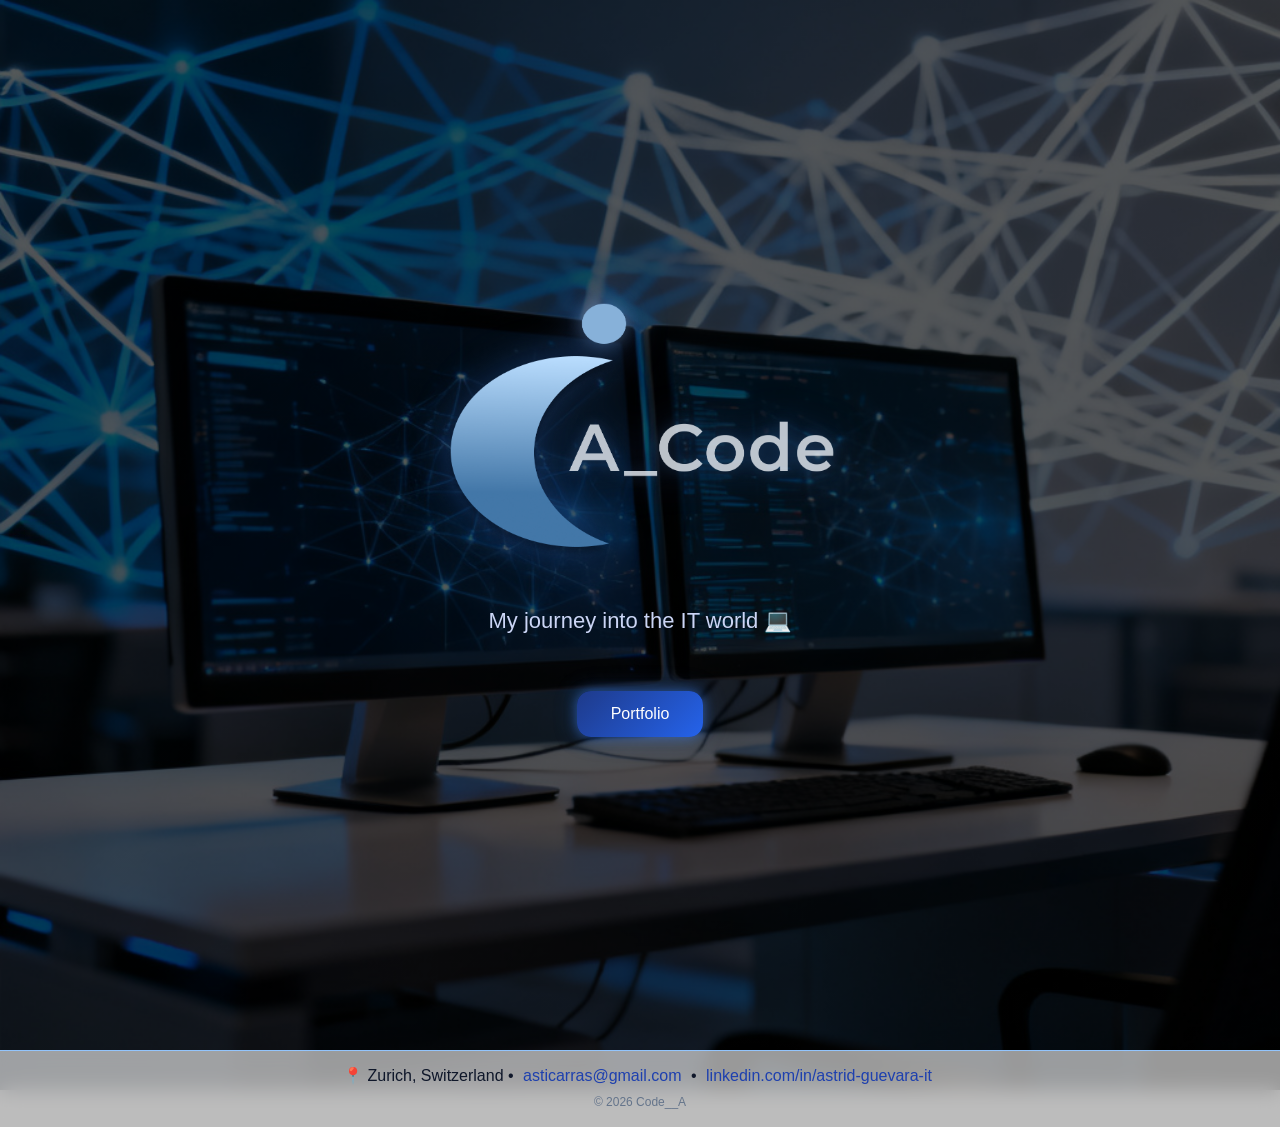
<file: index.html>
<!DOCTYPE html>
<html lang="en">
<head>
  <meta charset="UTF-8">
  <meta name="viewport" content="width=device-width, initial-scale=1.0">
  <title>Code__A</title>

  <link rel="stylesheet" href="CSS/style.css">
</head>

<body class="landing-page">

<main>

<header id="home">
  <img src="img/Logo.png" alt="Code_A Logo" class="main-logo">

  <p class="subtitle">
    My journey into the IT world 💻
  </p>

  <a href="Home.html" class="enter-btn">
    Portfolio
  </a>
</header>

</main>

<footer class="footer">
  📍 Zurich, Switzerland •

  <a href="mailto:asticarras@gmail.com">
    asticarras@gmail.com
  </a> •

  <a href="https://www.linkedin.com/in/astrid-guevara-it" target="_blank">
    linkedin.com/in/astrid-guevara-it
  </a>

  <p class="copyright">© 2026 Code__A</p>
</footer>

</body>
</html>
</file>
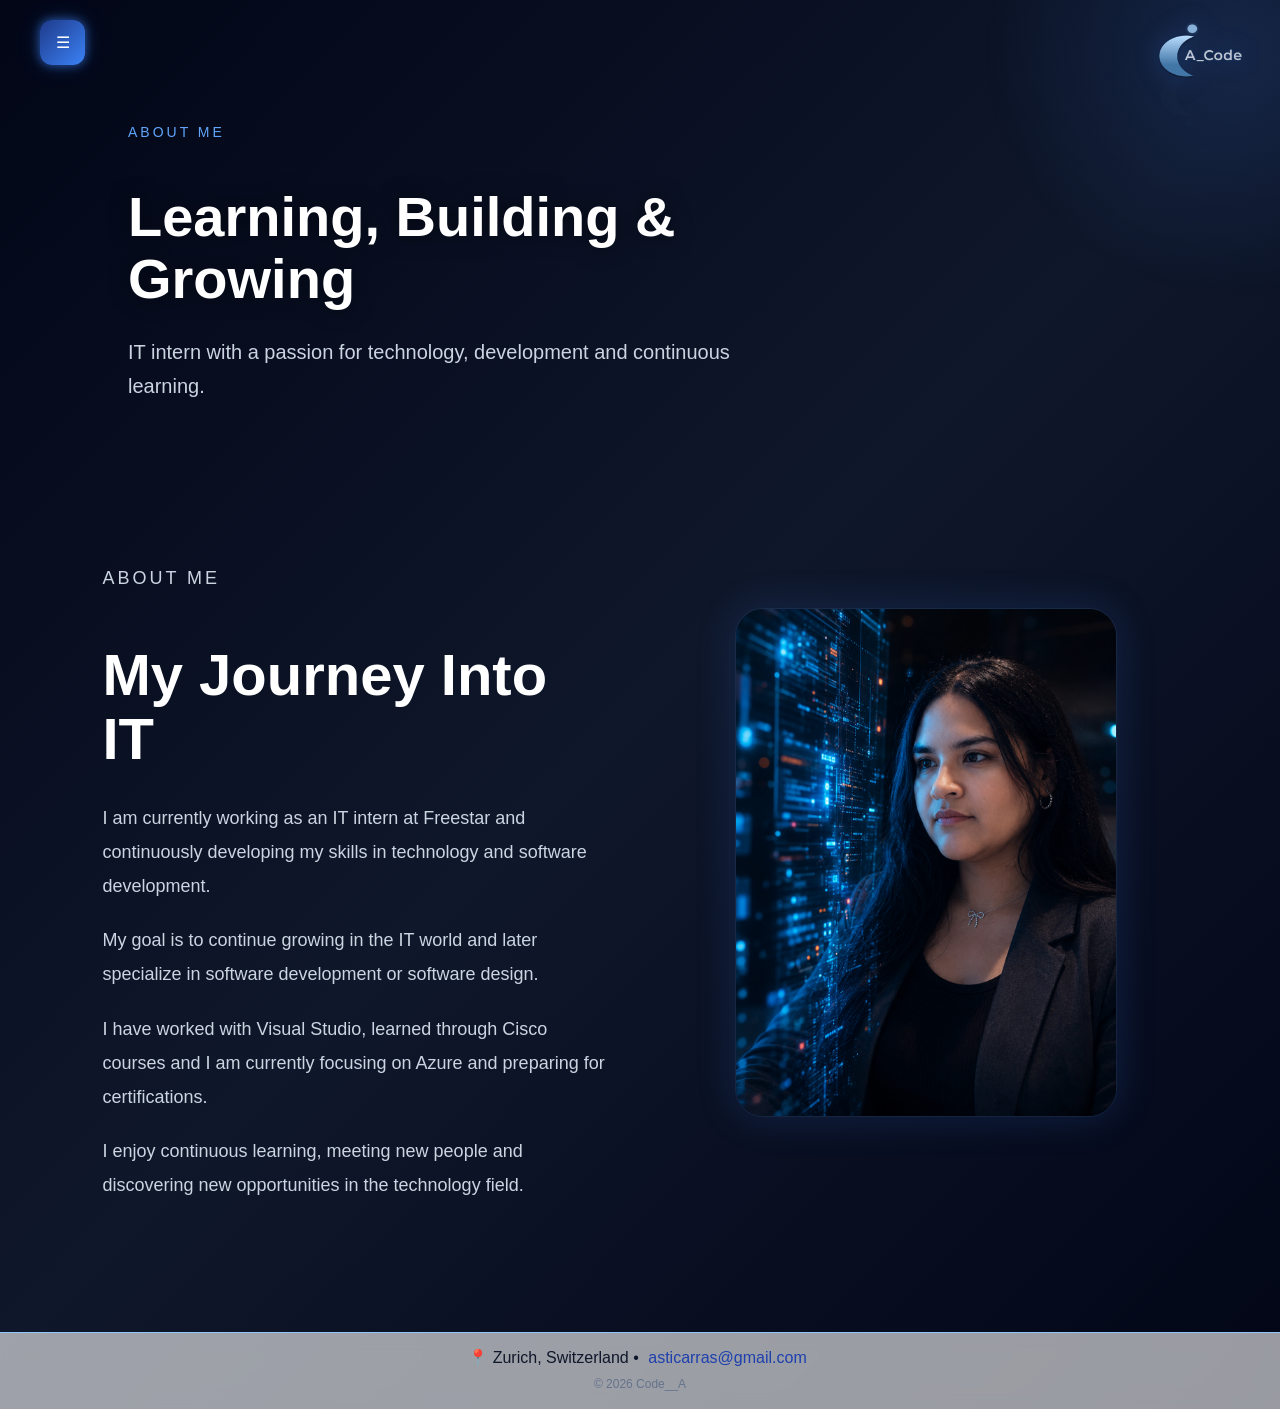
<file: about.html>
<!DOCTYPE html>
<html lang="en">
<head>
  <meta charset="UTF-8">
  <meta name="viewport" content="width=device-width, initial-scale=1.0">
  <title>About - Code__A</title>

  <link rel="stylesheet" href="CSS/style.css">
</head>

<body class="about-page">
  <a href="index.html" class="logo-link">
  <img src="img/Logo2.png" alt="Code__A Logo" class="corner-logo">
</a>
<!-- MENU ICON -->
<div class="menu-icon">☰</div>

<!-- MENU -->
<nav id="menu">
  <a href="Home.html">Home</a>
  <a href="about.html">About me</a>
  <a href="projects.html">Projects</a>
  <a href="skills.html">Skills</a>
  <a href="contact.html">Contact</a>
</nav>

<main>

<!-- HERO -->
<section class="home-hero">
  <div class="hero-content">

    <p class="small-title">
      ABOUT ME
    </p>

    <h1 class="hero-title">
      Learning, Building & Growing
    </h1>

    <p class="hero-text">
      IT intern with a passion for technology, development and continuous learning.
    </p>

  </div>
</section>


<!-- ABOUT SECTION -->
<section class="about-section">

  <!-- TEXT -->
  <div class="about-text">

    <p class="small-title">
      ABOUT ME
    </p>

    <h1 class="about-title">
      My Journey Into IT
    </h1>

    <p>
      I am currently working as an IT intern at Freestar and continuously developing my skills in technology and software development.
    </p>

    <p>
      My goal is to continue growing in the IT world and later specialize in software development or software design.
    </p>

    <p>
      I have worked with Visual Studio, learned through Cisco courses and I am currently focusing on Azure and preparing for certifications.
    </p>

    <p>
      I enjoy continuous learning, meeting new people and discovering new opportunities in the technology field.
    </p>

  </div>

  <!-- IMAGE -->
  <div class="about-image">

    <img src="img/me_6.png" alt="About Me">

  </div>

</section>

</main>

<footer class="footer">
  📍 Zurich, Switzerland •

  <a href="mailto:asticarras@gmail.com">
    asticarras@gmail.com
  </a>

  <p class="copyright">© 2026 Code__A</p>
</footer>

<script>
document.addEventListener("DOMContentLoaded", function() {
  const icon = document.querySelector(".menu-icon");
  const menu = document.getElementById("menu");
  const links = document.querySelectorAll("#menu a");

  icon.addEventListener("click", function() {
    menu.classList.toggle("active");
  });

  links.forEach(link => {
    link.addEventListener("click", function() {
      menu.classList.remove("active");
    });
  });
});
</script>

</body>

</html>
</file>
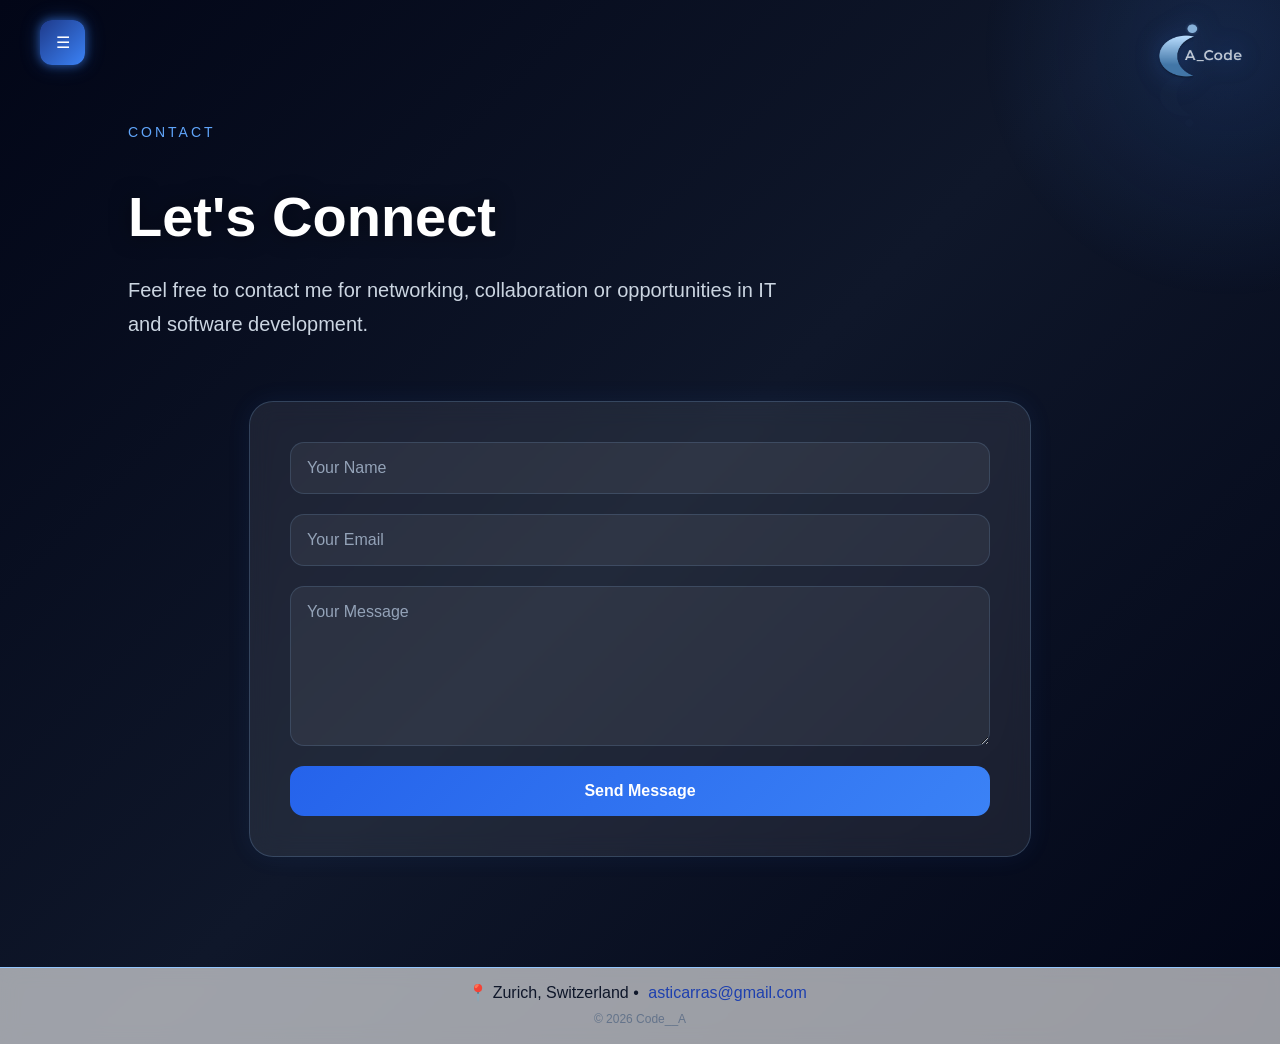
<file: contact.html>
<!DOCTYPE html>
<html lang="en">
<head>
  <meta charset="UTF-8">
  <meta name="viewport" content="width=device-width, initial-scale=1.0">

  <title>Contact - Code__A</title>

  <link rel="stylesheet" href="CSS/style.css">
</head>

<body class="contact-page">

<!-- LOGO -->
<a href="index.html" class="logo-link">
  <img src="img/Logo2.png" alt="Code__A Logo" class="corner-logo">
</a>

<!-- MENU ICON -->
<div class="menu-icon">☰</div>

<!-- MENU -->
<nav id="menu">
  <a href="Home.html">Home</a>
  <a href="about.html">About me</a>
  <a href="projects.html">Projects</a>
  <a href="skills.html">Skills</a>
  <a href="contact.html">Contact</a>
</nav>

<main>

<!-- HERO -->
<section class="home-hero">
  <div class="hero-content">

    <p class="small-title">
      CONTACT
    </p>

    <h1 class="hero-title">
      Let's Connect
    </h1>

    <p class="hero-text">
      Feel free to contact me for networking, collaboration or opportunities in IT and software development.
    </p>

  </div>
</section>

<!-- CONTACT FORM -->
<section class="contact-wrapper">

  <form
    action="https://formspree.io/f/mvzloazg"
    method="POST"
    data-netlify="false"
    class="contact-form"
  >

    <input
      type="text"
      name="name"
      placeholder="Your Name"
      required
    >

    <input
      type="email"
      name="email"
      placeholder="Your Email"
      required
    >

    <textarea
      name="message"
      placeholder="Your Message"
      rows="7"
      required
    ></textarea>

    <button type="submit">
      Send Message
    </button>

  </form>
<div id="success-popup">
  <div class="popup-box">

    <h2>Message Sent</h2>

    <p>
      Your message has been sent successfully.
    </p>

    <button type="button" id="close-popup">
      Close
    </button>

  </div>
</div>
</section>

</main>

<footer class="footer">
  📍 Zurich, Switzerland •

  <a href="mailto:asticarras@gmail.com">
    asticarras@gmail.com
  </a>

  <p class="copyright">© 2026 Code__A</p>
</footer>

<script>
document.addEventListener("DOMContentLoaded", function() {

  const icon = document.querySelector(".menu-icon");
  const menu = document.getElementById("menu");
  const links = document.querySelectorAll("#menu a");

  icon.addEventListener("click", function() {
    menu.classList.toggle("active");
  });

  links.forEach(link => {
    link.addEventListener("click", function() {
      menu.classList.remove("active");
    });
  });

  // CONTACT FORM
  const form = document.querySelector(".contact-form");
  const popup = document.getElementById("success-popup");
const closePopup = document.getElementById("close-popup");

  form.addEventListener("submit", async function(e) {
    e.preventDefault();

    const data = new FormData(form);

    const response = await fetch(form.action, {
      method: "POST",
      body: data,
      headers: {
        'Accept': 'application/json'
      }
    });

    if (response.ok) {
      popup.style.display = "flex";
      form.reset();
    }
  });
closePopup.addEventListener("click", function() {
  popup.style.display = "none";
});
});
</script>

</body>
</html>
</file>
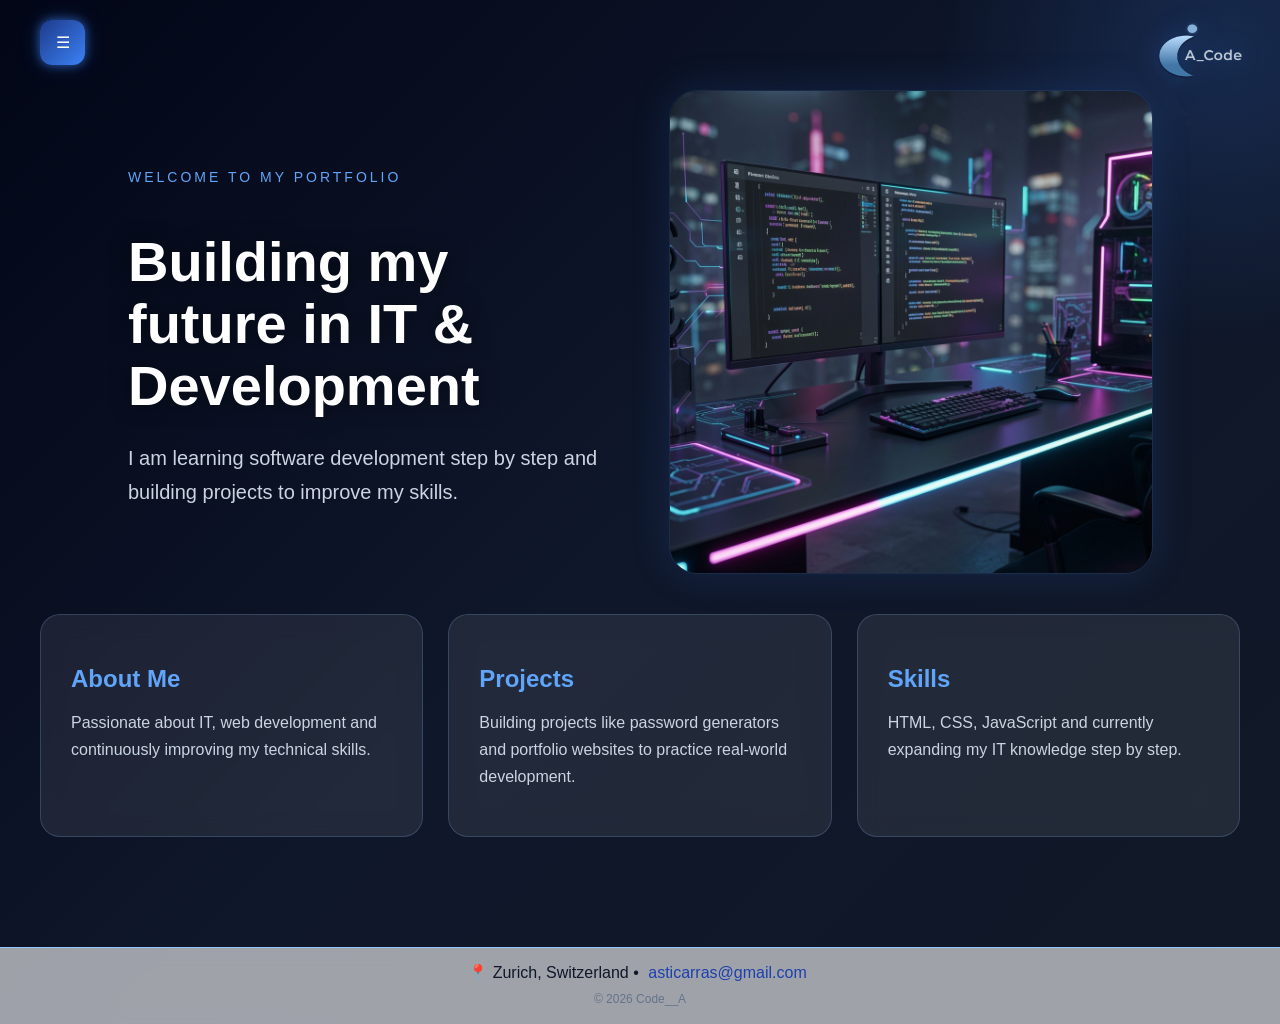
<file: Home.html>
<!DOCTYPE html>
<html lang="en">
<head>
  <meta charset="UTF-8">
  <meta name="viewport" content="width=device-width, initial-scale=1.0">
  <title>Home - Code__A</title>

  <link rel="stylesheet" href="CSS/style.css">
</head>

<body class="home-page">
<a href="index.html" class="logo-link">
  <img src="img/Logo2.png" alt="Code__A Logo" class="corner-logo">
</a>
<!-- MENU ICON -->
<div class="menu-icon">☰</div>

<!-- MENU -->
<nav id="menu">
  <a href="Home.html">Home</a>
  <a href="about.html">About me</a>
  <a href="projects.html">Projects</a>
  <a href="skills.html">Skills</a>
  <a href="contact.html">Contact</a>
</nav>

<main>

<!-- HERO -->
<section class="home-hero">
  <div class="hero-content">

    <p class="small-title">
      WELCOME TO MY PORTFOLIO
    </p>

    <h1 class="hero-title">
      Building my future in IT & Development
    </h1>

    <p class="hero-text">
      I am learning software development step by step and building projects to improve my skills.
    </p>

  </div>

  <div class="hero-image">
    <img src="img/futuristic.png" alt="Developer Workspace">
  </div>

</section>

<!-- OVERVIEW -->
<section class="overview-grid">

  <div class="overview-card">
    <h2>About Me</h2>

    <p>
      Passionate about IT, web development and continuously improving my technical skills.
    </p>
  </div>

  <div class="overview-card">
    <h2>Projects</h2>

    <p>
      Building projects like password generators and portfolio websites to practice real-world development.
    </p>
  </div>

  <div class="overview-card">
    <h2>Skills</h2>

    <p>
      HTML, CSS, JavaScript and currently expanding my IT knowledge step by step.
    </p>
  </div>

</section>

</main>

<footer class="footer">
  📍 Zurich, Switzerland •

  <a href="mailto:asticarras@gmail.com">
    asticarras@gmail.com
  </a>

  <p class="copyright">© 2026 Code__A</p>
</footer>

<script>
document.addEventListener("DOMContentLoaded", function() {
  const icon = document.querySelector(".menu-icon");
  const menu = document.getElementById("menu");
  const links = document.querySelectorAll("#menu a");

  icon.addEventListener("click", function() {
    menu.classList.toggle("active");
  });

  links.forEach(link => {
    link.addEventListener("click", function() {
      menu.classList.remove("active");
    });
  });
});
</script>

</body>
</html>
</file>
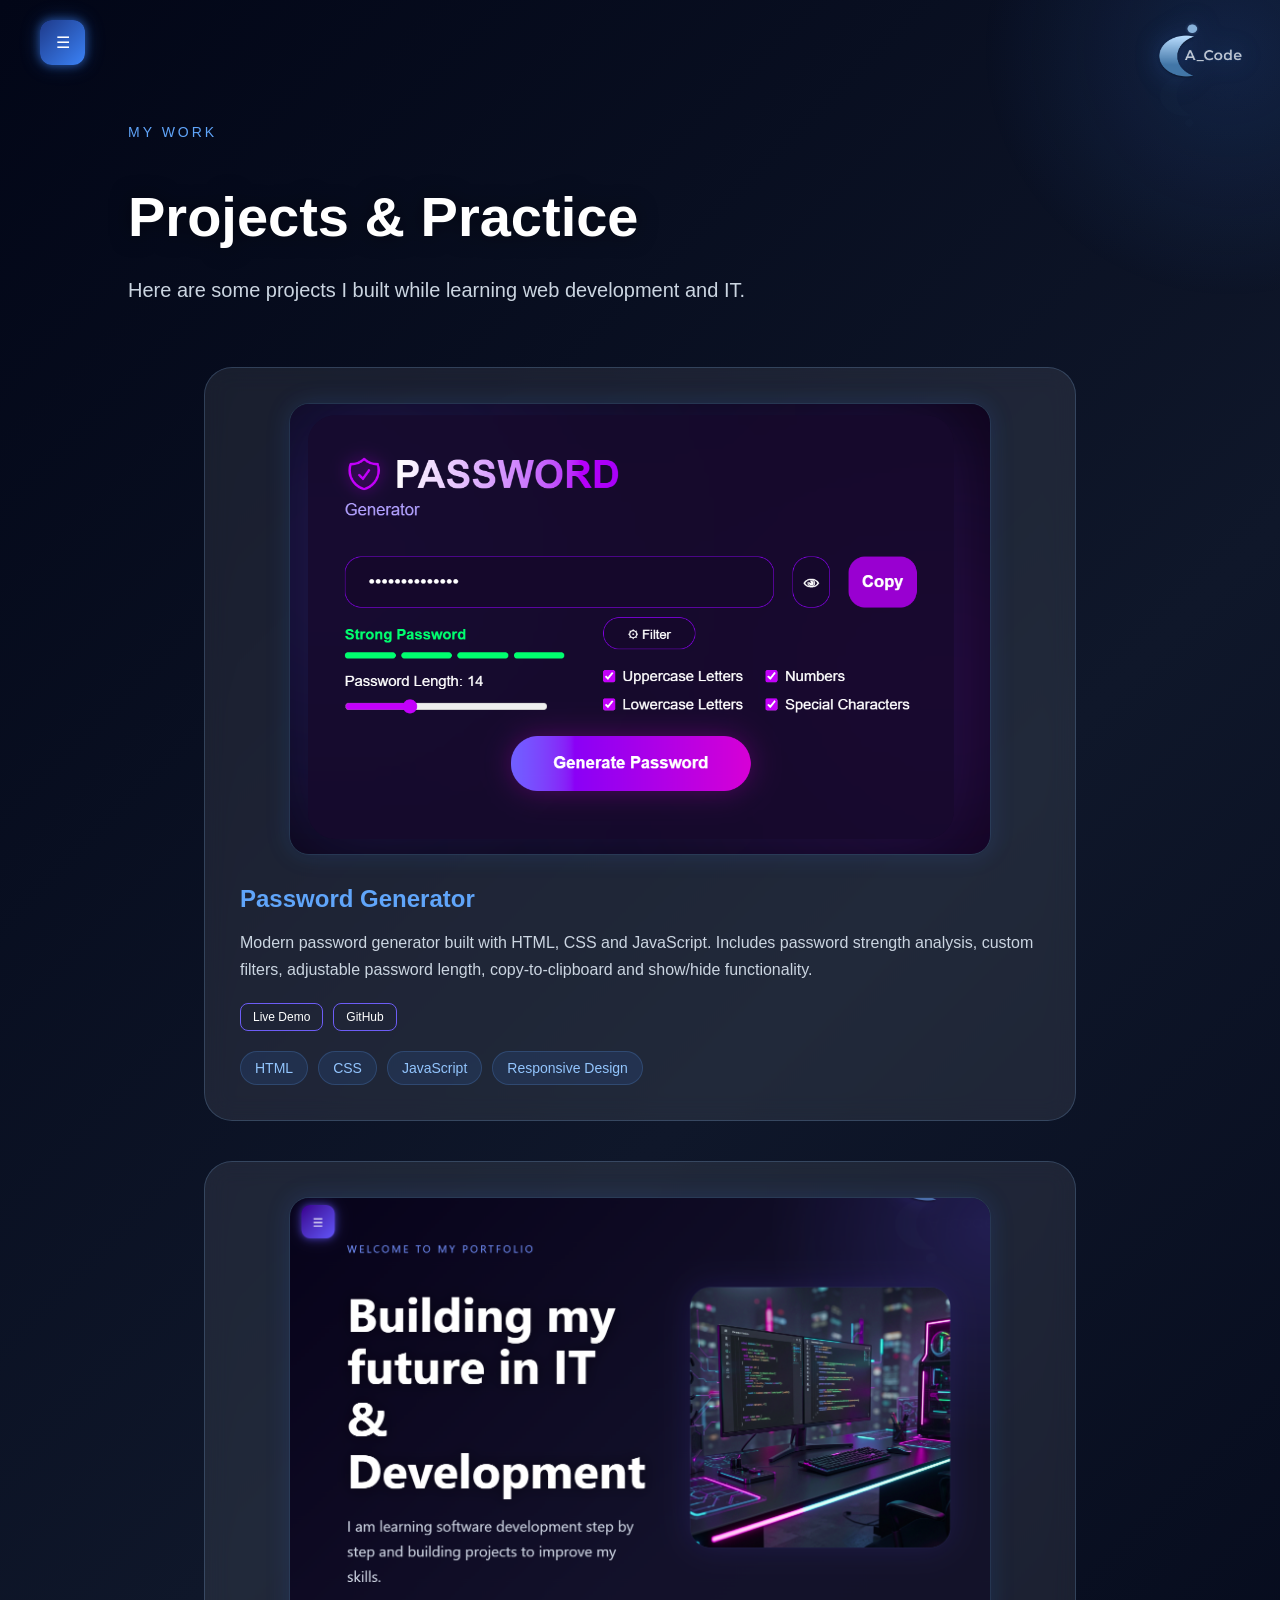
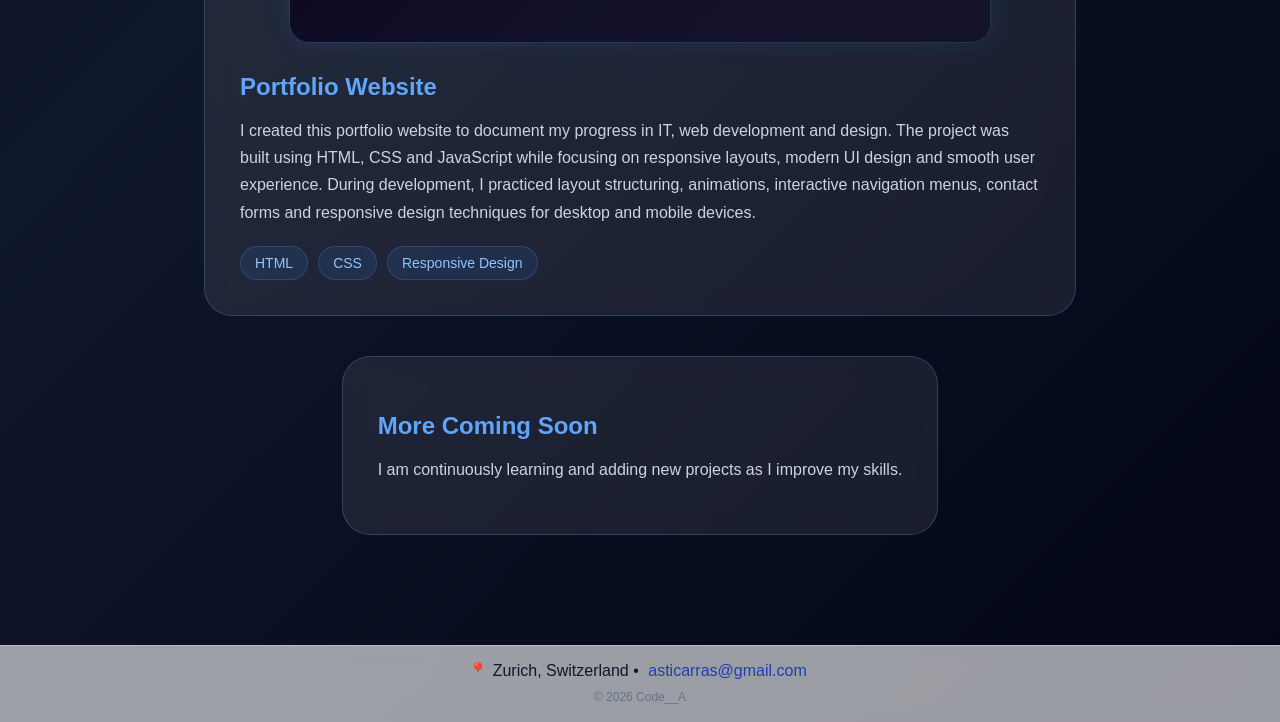
<file: projects.html>
<!DOCTYPE html>
<html lang="en">
<head>
  <meta charset="UTF-8">
  <meta name="viewport" content="width=device-width, initial-scale=1.0">
  <title>Projects - Code__A</title>

  <link rel="stylesheet" href="CSS/style.css">
</head>

<body class="projects-page">
<a href="index.html" class="logo-link">
  <img src="img/Logo2.png" alt="Code__A Logo" class="corner-logo">
</a>
<!-- MENU ICON -->
<div class="menu-icon">☰</div>

<!-- MENU -->
<nav id="menu">
  <a href="Home.html">Home</a>
  <a href="about.html">About me</a>
  <a href="projects.html">Projects</a>
  <a href="skills.html">Skills</a>
  <a href="contact.html">Contact</a>
</nav>

<main>

<!-- HERO -->
<section class="home-hero">
  <div class="hero-content">

    <p class="small-title">
      MY WORK
    </p>

    <h1 class="hero-title">
      Projects & Practice
    </h1>

    <p class="hero-text">
      Here are some projects I built while learning web development and IT.
    </p>

  </div>
</section>

<!-- PROJECT GRID -->
<section class="projects-grid">

  <div class="overview-card">

<img
  src="img/PasswordGenerator.png"
  alt="Password Generator"
  class="project-subimage"
>
  <h2>Password Generator</h2>
  <p>
    Modern password generator built with HTML, CSS and JavaScript.
    Includes password strength analysis, custom filters,
    adjustable password length, copy-to-clipboard and
    show/hide functionality.
  </p>

  <div class="project-links">

    <a
      href="https://asticarras.github.io/password-generator/"
      target="_blank"
      class="project-btn"
    >
      Live Demo
    </a>

    <a
      href="https://github.com/Asticarras/password-generator"
      target="_blank"
      class="project-btn"
    >
      GitHub
    </a>

  </div>

  
  <div class="project-tags">
    <span>HTML</span>
    <span>CSS</span>
    <span>JavaScript</span>
    <span>Responsive Design</span>
  </div>

</div>

  <div class="overview-card">
    <img
    src="img/Home2.png"
    alt="Portfolio Website"
    class="project-subimage"
  >
    <h2>Portfolio Website</h2>

    <p>
      I created this portfolio website to document my progress in IT,
    web development and design.

    The project was built using HTML, CSS and JavaScript while focusing
    on responsive layouts, modern UI design and smooth user experience.

    During development, I practiced layout structuring, animations,
    interactive navigation menus, contact forms and responsive design
    techniques for desktop and mobile devices.
    </p>
    <div class="project-tags">
    <span>HTML</span>
    <span>CSS</span>
    <span>Responsive Design</span>
  </div>

  </div>

  <div class="overview-card">
    <h2>More Coming Soon</h2>

    <p>
      I am continuously learning and adding new projects as I improve my skills.
    </p>
  </div>

</section>

</main>

<footer class="footer">
  📍 Zurich, Switzerland •

  <a href="mailto:asticarras@gmail.com">
    asticarras@gmail.com
  </a>

  <p class="copyright">© 2026 Code__A</p>
</footer>

<script>
document.addEventListener("DOMContentLoaded", function() {
  const icon = document.querySelector(".menu-icon");
  const menu = document.getElementById("menu");
  const links = document.querySelectorAll("#menu a");

  icon.addEventListener("click", function() {
    menu.classList.toggle("active");
  });

  links.forEach(link => {
    link.addEventListener("click", function() {
      menu.classList.remove("active");
    });
  });
});
</script>

</body>
</html>
</file>
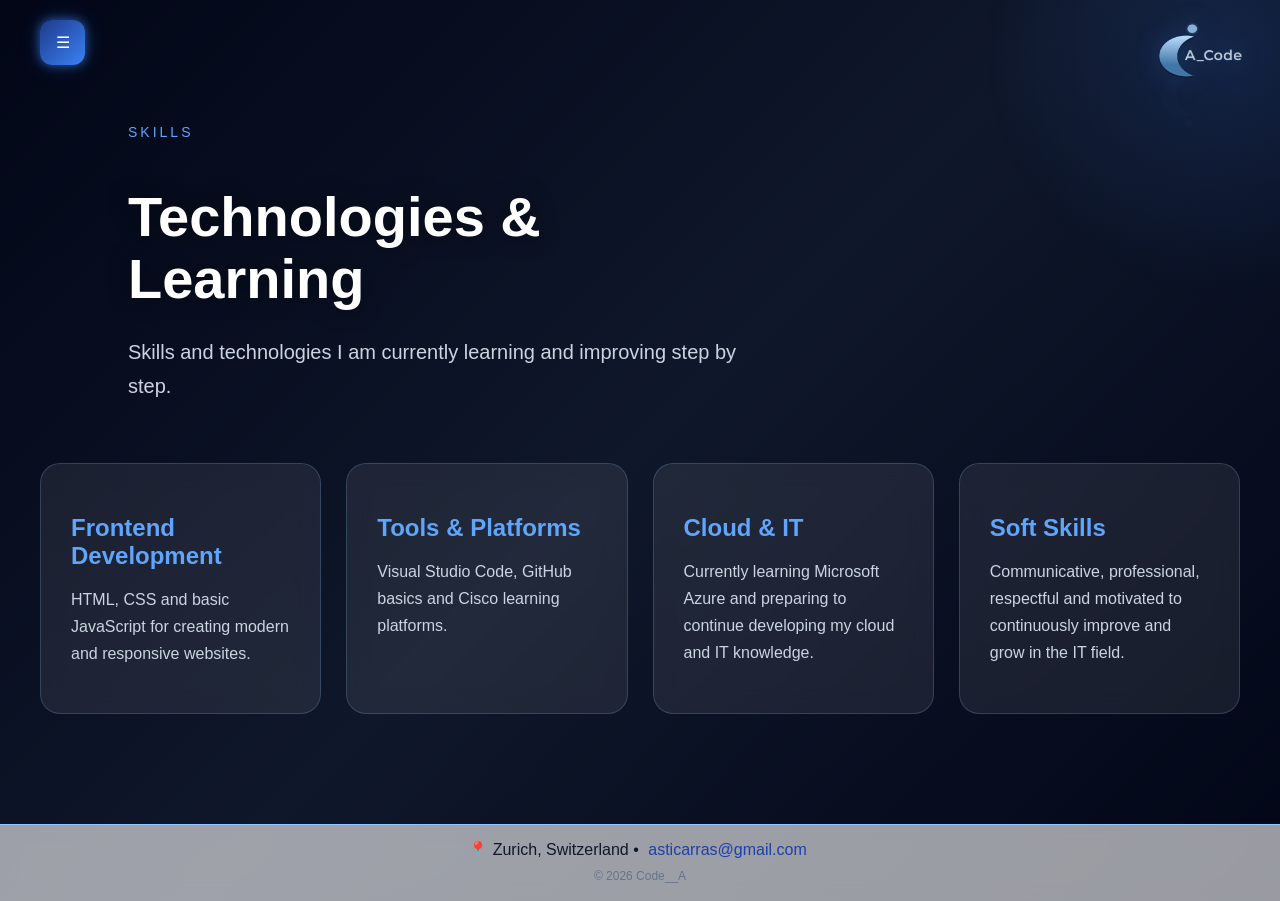
<file: skills.html>
<!DOCTYPE html>
<html lang="en">
<head>
  <meta charset="UTF-8">
  <meta name="viewport" content="width=device-width, initial-scale=1.0">

  <title>Skills - Code__A</title>

  <link rel="stylesheet" href="CSS/style.css">
</head>

<body class="skills-page">

<!-- LOGO -->
<a href="index.html" class="logo-link">
  <img src="img/Logo2.png" alt="Code__A Logo" class="corner-logo">
</a>

<!-- MENU ICON -->
<div class="menu-icon">☰</div>

<!-- MENU -->
<nav id="menu">
  <a href="Home.html">Home</a>
  <a href="about.html">About me</a>
  <a href="projects.html">Projects</a>
  <a href="skills.html">Skills</a>
  <a href="contact.html">Contact</a>
</nav>

<main>

<!-- HERO -->
<section class="home-hero">
  <div class="hero-content">

    <p class="small-title">
      SKILLS
    </p>

    <h1 class="hero-title">
      Technologies & Learning
    </h1>

    <p class="hero-text">
      Skills and technologies I am currently learning and improving step by step.
    </p>

  </div>
</section>

<!-- SKILLS -->
<section class="overview-grid">

  <div class="overview-card">
    <h2>Frontend Development</h2>

    <p>
      HTML, CSS and basic JavaScript for creating modern and responsive websites.
    </p>
  </div>

  <div class="overview-card">
    <h2>Tools & Platforms</h2>

    <p>
      Visual Studio Code, GitHub basics and Cisco learning platforms.
    </p>
  </div>

  <div class="overview-card">
    <h2>Cloud & IT</h2>

    <p>
      Currently learning Microsoft Azure and preparing to continue developing my cloud and IT knowledge.
    </p>
  </div>

  <div class="overview-card">
    <h2>Soft Skills</h2>

    <p>
      Communicative, professional, respectful and motivated to continuously improve and grow in the IT field.
    </p>
  </div>

</section>

</main>

<footer class="footer">
  📍 Zurich, Switzerland •

  <a href="mailto:asticarras@gmail.com">
    asticarras@gmail.com
  </a>

  <p class="copyright">© 2026 Code__A</p>
</footer>

<script>
document.addEventListener("DOMContentLoaded", function() {

  const icon = document.querySelector(".menu-icon");
  const menu = document.getElementById("menu");
  const links = document.querySelectorAll("#menu a");

  icon.addEventListener("click", function() {
    menu.classList.toggle("active");
  });

  links.forEach(link => {
    link.addEventListener("click", function() {
      menu.classList.remove("active");
    });
  });

});
</script>

</body>
</html>
</file>
<file: CSS/style.css>
/* =========================
  1. RESET & BASE
========================= */

html {
  scroll-behavior: smooth;
}

body {
  margin: 0;
  font-family: 'Segoe UI', sans-serif;
  color: white;

  min-height: 100vh;

  display: flex;
  flex-direction: column;

  animation: fadeIn 1s ease-in;
}

main {
  flex: 1;
}


/* =========================
  2. ANIMATIONS
========================= */

@keyframes fadeIn {
  from {
    opacity: 0;
    transform: translateY(20px);
  }

  to {
    opacity: 1;
    transform: translateY(0);
  }
}

@keyframes float {
  0% {
    transform: translateY(0);
  }

  50% {
    transform: translateY(-8px);
  }

  100% {
    transform: translateY(0);
  }
}


/* =========================
  3. PAGE BACKGROUNDS
========================= */

/* Landing Page */
body.landing-page {
  background:
    linear-gradient(rgba(0,0,0,0.65), rgba(0,0,0,0.65)),
    url("../img/IT.png") no-repeat center center fixed;

  background-size: cover;
}

/* Home Page */
body.home-page {
  background: linear-gradient(
    135deg,
    #020617,
    #0f172a,
    #111827
  );

  position: relative;
  overflow-x: hidden;
}

body.home-page::before {
  content: "";

  position: fixed;

  top: -250px;
  right: -250px;

  width: 600px;
  height: 600px;

  background: radial-gradient(
    circle,
    rgba(59,130,246,0.18),
    transparent 70%
  );

  z-index: -1;
}

/* Other Pages */
body.about-page,
body.projects-page,
body.skills-page,
body.contact-page {
  background: linear-gradient(
    135deg,
    #020617,
    #0f172a,
    #020617
  );

  position: relative;
}

body.about-page::before,
body.projects-page::before,
body.skills-page::before,
body.contact-page::before {
  content: "";

  position: fixed;

  top: -200px;
  right: -200px;

  width: 500px;
  height: 500px;

  background: radial-gradient(
    circle,
    rgba(59,130,246,0.15),
    transparent 70%
  );

  z-index: -1;
}


/* =========================
  4. TYPOGRAPHY
========================= */

.title {
  font-size: 60px;
  font-weight: 700;

  color: #38bdf8;

  letter-spacing: 2px;

  text-shadow:
    0 0 15px rgba(0,0,0,0.8);

  transition: 0.3s;
}

.title:hover {
  transform: scale(1.05);

  text-shadow:
    0 0 15px #38bdf8;
}

.title::after {
  content: "";

  display: block;

  width: 80px;
  height: 3px;

  margin: 10px auto;

  background: #38bdf8;

  box-shadow:
    0 0 10px #38bdf8;
}

.subtitle {
  font-size: 22px;
  color: #cbd5f5;

  margin-top: 15px;

  opacity: 0;

  animation: fadeIn 1.5s ease forwards;
}

.small-title {
  color: #60a5fa;

  letter-spacing: 3px;
  font-size: 14px;

  margin-bottom: 15px;
}

.hero-title {
  font-size: 56px;
  line-height: 1.1;

  margin-bottom: 25px;

  color: white;

  text-shadow:
    0 0 20px rgba(0,0,0,0.5);
}

.hero-text {
  font-size: 20px;
  line-height: 1.7;

  color: #cbd5e1;
}


/* =========================
  5. HEADER & HERO
========================= */

body.landing-page header {
  height: 100vh;

  display: flex;
  flex-direction: column;
  justify-content: center;
  align-items: center;

  text-align: center;

  padding: 60px 20px;

  animation:
    fadeIn 1s ease forwards,
    float 4s ease-in-out infinite;
}

body.about-page header {
  height: auto;

  display: block;

  padding: 80px 20px 20px;
}

/* Home Hero */
.home-hero {
  min-height: auto;

  display: flex;
  justify-content: space-between;
  align-items: center;

  gap: 60px;

  padding: 110px 10% 40px;
}

.hero-content {
  flex: 1;
  max-width: 650px;
}

.hero-image {
  flex: 1;

  display: flex;
  justify-content: center;

  margin-top: -20px;
}

.hero-image img {
  width: 100%;
  max-width: 550px;

  border-radius: 28px;

  border: 1px solid rgba(96,165,250,0.15);

  box-shadow:
    0 0 40px rgba(59,130,246,0.15);

  transition: 0.4s ease;
}

.hero-image img:hover {
  transform: translateY(-8px);

  box-shadow:
    0 0 60px rgba(59,130,246,0.25);
}


/* =========================
  6. NAVIGATION
========================= */

#menu {
  position: fixed;

  top: 0;
  left: -180px;

  width: 180px;
  height: 100vh;

  display: flex;
  flex-direction: column;

  justify-content: flex-start;

  padding-top: 70px;

  background: transparent;

  opacity: 0;
  pointer-events: none;

  transition: 0.3s;

  z-index: 1000;
}

#menu.active {
  left: 0;

  opacity: 1;
  pointer-events: auto;
}

/* Circle */
#menu::before {
  content: "";

  position: absolute;

  top: -120px;
  left: -420px;

  width: 600px;
  height: 600px;

  border-radius: 50%;

  background: linear-gradient(
    135deg,
    #0f172a,
    #1e3a8a,
    #2563eb
  );

  box-shadow:
    0 0 60px rgba(37,99,235,0.35);

  opacity: 0.9;

  z-index: -1;
}

/* Links */
#menu a {
  display: block;

  padding: 15px 0;
  padding-left: 50px;

  color: #e2e8f0;

  text-decoration: none;

  border-left: 3px solid transparent;

  letter-spacing: 0.5px;

  text-shadow:
    0 0 6px rgba(0,0,0,0.7),
    0 0 10px rgba(0,0,0,0.5);

  transition: all 0.25s ease;
}

#menu a:hover {
  transform: translateX(8px);

  background: rgba(0,0,0,0.2);

  border-left: 3px solid #93c5fd;
}

/* Menu Icon */
.menu-icon {
  width: 45px;
  height: 45px;

  position: fixed;

  top: 20px;
  left: 40px;

  display: flex;
  justify-content: center;
  align-items: center;

  background: linear-gradient(
    135deg,
    #1e3a8a,
    #3b82f6
  );

  border-radius: 12px;

  cursor: pointer;

  z-index: 9999;

  box-shadow:
    0 0 10px rgba(59,130,246,0.6),
    0 0 20px rgba(59,130,246,0.3);

  transition: 0.3s;
}

.menu-icon:hover {
  box-shadow:
    0 0 15px rgba(96,165,250,0.9),
    0 0 30px rgba(59,130,246,0.6);
}


/* =========================
  7. LOGOS
========================= */

.logo-link {
  text-decoration: none;
}

.main-logo {
  width: 420px;
  max-width: 90%;

  margin-bottom: 20px;

  filter:
    drop-shadow(0 0 20px rgba(59,130,246,0.35));

  animation:
    float 4s ease-in-out infinite;
}

.corner-logo {
  position: absolute;

  top: 20px;
  right: 35px;
  display: block;
  width: 90px;
  height: auto;

  z-index: 9999;

  filter:
    drop-shadow(0 0 12px rgba(59,130,246,0.25));
}


/* =========================
   8. BUTTONS
========================= */

.enter-btn {
  margin-top: 35px;

  padding: 14px 34px;

  background: linear-gradient(
    135deg,
    #1e3a8a,
    #2563eb
  );

  color: white;

  text-decoration: none;

  border-radius: 14px;

  box-shadow:
    0 0 12px rgba(59,130,246,0.5),
    0 0 25px rgba(59,130,246,0.25);

  transition: all 0.3s ease;
}

.enter-btn:hover {
  transform: translateY(-4px);

  background: linear-gradient(
    135deg,
    #2563eb,
    #3b82f6
  );

  box-shadow:
    0 0 20px rgba(96,165,250,0.8),
    0 0 40px rgba(59,130,246,0.45);
}


/* =========================
  9. CARDS & SECTIONS
========================= */

.overview-grid {
  display: grid;

  grid-template-columns:
    repeat(auto-fit, minmax(250px, 1fr));

  gap: 25px;

  max-width: 1200px;

  margin: 0 auto 80px;

  padding: 0 40px;
}

.overview-card {
  position: relative;
  overflow: hidden;

  padding: 30px;

  border-radius: 20px;

  background: rgba(255,255,255,0.08);

  border: 1px solid rgba(147,197,253,0.2);

  backdrop-filter: blur(12px);

  transition: 0.3s;
}

.overview-card:hover {
  transform: translateY(-8px);

  border-color: #60a5fa;

  box-shadow:
    0 0 20px rgba(59,130,246,0.15);
}

.overview-card h2 {
  color: #60a5fa;

  margin-bottom: 15px;
}

.overview-card p {
  color: #cbd5e1;

  line-height: 1.7;
}

/* About Section */
.about-section {
  display: flex;
  justify-content: space-between;
  align-items: center;

  gap: 70px;

  max-width: 1300px;

  margin: 80px auto;

  padding: 0 8%;
}

.about-text {
  flex: 1;
}

.about-title {
  font-size: 58px;

  line-height: 1.1;

  margin-bottom: 30px;
}

.about-text p {
  font-size: 18px;
  line-height: 1.9;

  color: #cbd5e1;

  margin-bottom: 20px;
}

.about-image {
  flex: 1;
  margin-top: -40px;
  display: flex;
  justify-content: center;
}

.about-image img {
  width: 100%;
  max-width: 380px;

  border-radius: 28px;

  border: 1px solid rgba(96,165,250,0.15);

  box-shadow:
    0 0 40px rgba(59,130,246,0.18);

  transition: 0.4s ease;
}

.about-image img:hover {
  transform: translateY(-8px);

  box-shadow:
    0 0 60px rgba(59,130,246,0.28);
}


/* =========================
  10. CONTACT FORM
========================= */

.contact-wrapper {
  display: flex;
  justify-content: center;

  padding: 0 40px 80px;
}

.contact-form {
  width: 100%;
  max-width: 700px;

  display: flex;
  flex-direction: column;

  gap: 20px;

  padding: 40px;

  border-radius: 24px;

  background: rgba(255,255,255,0.08);

  border: 1px solid rgba(147,197,253,0.2);

  backdrop-filter: blur(12px);

  box-shadow:
    0 0 25px rgba(59,130,246,0.08);

  transition: 0.3s;
}

.contact-form:hover {
  border-color: #60a5fa;

  box-shadow:
    0 0 30px rgba(59,130,246,0.15);
}

.contact-form input,
.contact-form textarea {
  padding: 16px;

  background: rgba(255,255,255,0.06);

  border: 1px solid rgba(147,197,253,0.15);

  border-radius: 14px;

  color: white;

  font-size: 16px;
  font-family: inherit;

  outline: none;

  transition: 0.3s;
}

.contact-form input::placeholder,
.contact-form textarea::placeholder {
  color: #94a3b8;
}

.contact-form input:focus,
.contact-form textarea:focus {
  border-color: #60a5fa;

  box-shadow:
    0 0 15px rgba(59,130,246,0.2);
}

.contact-form button {
  padding: 16px;

  border: none;
  border-radius: 14px;

  background: linear-gradient(
    135deg,
    #2563eb,
    #3b82f6
  );

  color: white;

  font-size: 16px;
  font-weight: 600;

  cursor: pointer;

  transition: 0.3s;
}

.contact-form button:hover {
  transform: translateY(-3px);

  background: linear-gradient(
    135deg,
    #3b82f6,
    #60a5fa
  );
}


/* =========================
  11. SUCCESS POPUP
========================= */

#success-popup {
  position: fixed;

  top: 0;
  left: 0;

  width: 100%;
  height: 100%;

  display: none;

  justify-content: center;
  align-items: center;

  background: rgba(0,0,0,0.65);

  z-index: 999999;
}

.popup-box {
  width: 90%;
  max-width: 420px;

  padding: 40px;

  border-radius: 24px;

  text-align: center;

  background: #0f172a;

  border: 1px solid rgba(96,165,250,0.25);

  box-shadow:
    0 0 30px rgba(59,130,246,0.25);
}

.popup-box h2 {
  color: #60a5fa;

  margin-bottom: 15px;
}

.popup-box p {
  color: #cbd5e1;

  line-height: 1.6;

  margin-bottom: 30px;
}

.popup-box button {
  padding: 14px 28px;

  border: none;
  border-radius: 14px;

  background: linear-gradient(
    135deg,
    #2563eb,
    #3b82f6
  );

  color: white;

  cursor: pointer;

  transition: 0.3s;
}


/* =========================
  12. FOOTER
========================= */

.footer {
  text-align: center;

  padding: 15px 10px;

  margin-top: 30px;

  background: rgba(255,255,255,0.6);

  backdrop-filter: blur(10px);

  border-top: 1px solid #93c5fd;

  color: #0f172a;
}

.footer a {
  color: #1e40af;

  text-decoration: none;

  margin: 0 5px;

  font-weight: 500;
}

.footer a:hover {
  text-decoration: underline;
}

.footer p {
  margin: 3px 0;

  font-size: 14px;
}

.footer .copyright {
  margin-top: 10px;

  font-size: 12px;

  color: #64748b;
}
/* =========================
  RESPONSIVE DESIGN
========================= */

@media (max-width: 768px) {

  .home-hero,
  .about-section {
    flex-direction: column;
    text-align: center;
  }

  .hero-title,
  .about-title {
    font-size: 48px;
  }

  .hero-image img,
  .about-image img {
    max-width: 100%;
  }

  .corner-logo {
    width: 110px;
    right: 20px;
  }
}

@media (max-width: 768px) {

  .home-hero {
    padding: 120px 25px 60px;
  }

  .hero-title,
  .about-title {
    font-size: 36px;
    line-height: 1.2;
  }

  .hero-text,
  .about-text p {
    font-size: 17px;
  }

  .menu-icon {
    left: 20px;
  }

  .corner-logo {
    width: 90px;
    top: 15px;
    right: 15px;
  }

  #menu {
    width: 100%;
    left: -100%;
  }

  #menu.active {
    left: 0;
  }

  #menu::before {
    left: -250px;
    width: 500px;
    height: 500px;
  }
}
.project-subimage {
  width: 100%;
  max-width: 700px;

  max-height: 450px;

  object-fit: cover;
  border-radius: 20px;

  margin-bottom: 30px;
  display: block;
  margin-left: auto;
  margin-right: auto;

  border: 1px solid rgba(96,165,250,0.15);

  box-shadow:
    0 0 25px rgba(59,130,246,0.15);

  transition: 0.3s ease;
}

.project-subimage:hover {
  transform: translateY(-5px);

  box-shadow:
    0 0 35px rgba(59,130,246,0.25);
}

/* TAGS */

.project-tags {
  display: flex;
  flex-wrap: wrap;

  gap: 10px;

  margin-top: 20px;
}

.project-tags span {
  padding: 8px 14px;

  border-radius: 999px;

  background: rgba(59,130,246,0.12);

  border: 1px solid rgba(96,165,250,0.2);

  color: #93c5fd;

  font-size: 14px;
}
/* ================= PROJECTS PAGE ================= */

.projects-grid {
  display: flex;
  flex-direction: column;

  gap: 40px;

  max-width: 1100px;

  margin: 0 auto 80px;

  padding: 0 40px;
}

.projects-grid .overview-card {
  padding: 35px;
  max-width: 800px;
  margin: 0 auto;
  border-radius: 28px;
}
.project-links{

    margin-top:20px;

    display:flex;

    gap:10px;

}
.project-btn{

    padding:6px 12px;
    font-size:12px;
    border-radius:8px;
    text-decoration:none;
    color:white;

    border:1px solid #6D5DF6;

    transition:.2s;

}
.project-btn:hover{

    transform:translateY(-2px);

    box-shadow:
        0 0 15px rgba(168,85,247,.4);

}

/* ================= MOBILE ================= */

@media (max-width: 768px) {

  /* Hero */
  .home-hero,
  .about-section {
    flex-direction: column;
    text-align: center;

    gap: 30px;

    padding: 120px 25px 60px;
  }

  .hero-title,
  .about-title {
    font-size: 42px;
  }

  .hero-text {
    font-size: 18px;
  }

  /* Bilder */
  .hero-image img,
  .about-image img,
  .project-main-image {
    max-width: 100%;
  }

  /* Karten */
  .overview-grid,
  .projects-grid {
    padding: 0 20px;
  }

  .overview-card {
    padding: 25px;
  }

  /* Logo */
  .corner-logo {
    width: 100px;
    right: 15px;
    top: 15px;
  }

  /* Menü */
  #menu {
    width: 160px;
  }

  /* Titel */
  .small-title {
    font-size: 12px;
  }

  .hero-title {
    line-height: 1.2;
  }

  /* Footer */
  .footer {
    padding: 20px;
    font-size: 14px;
  }

}
</file>
